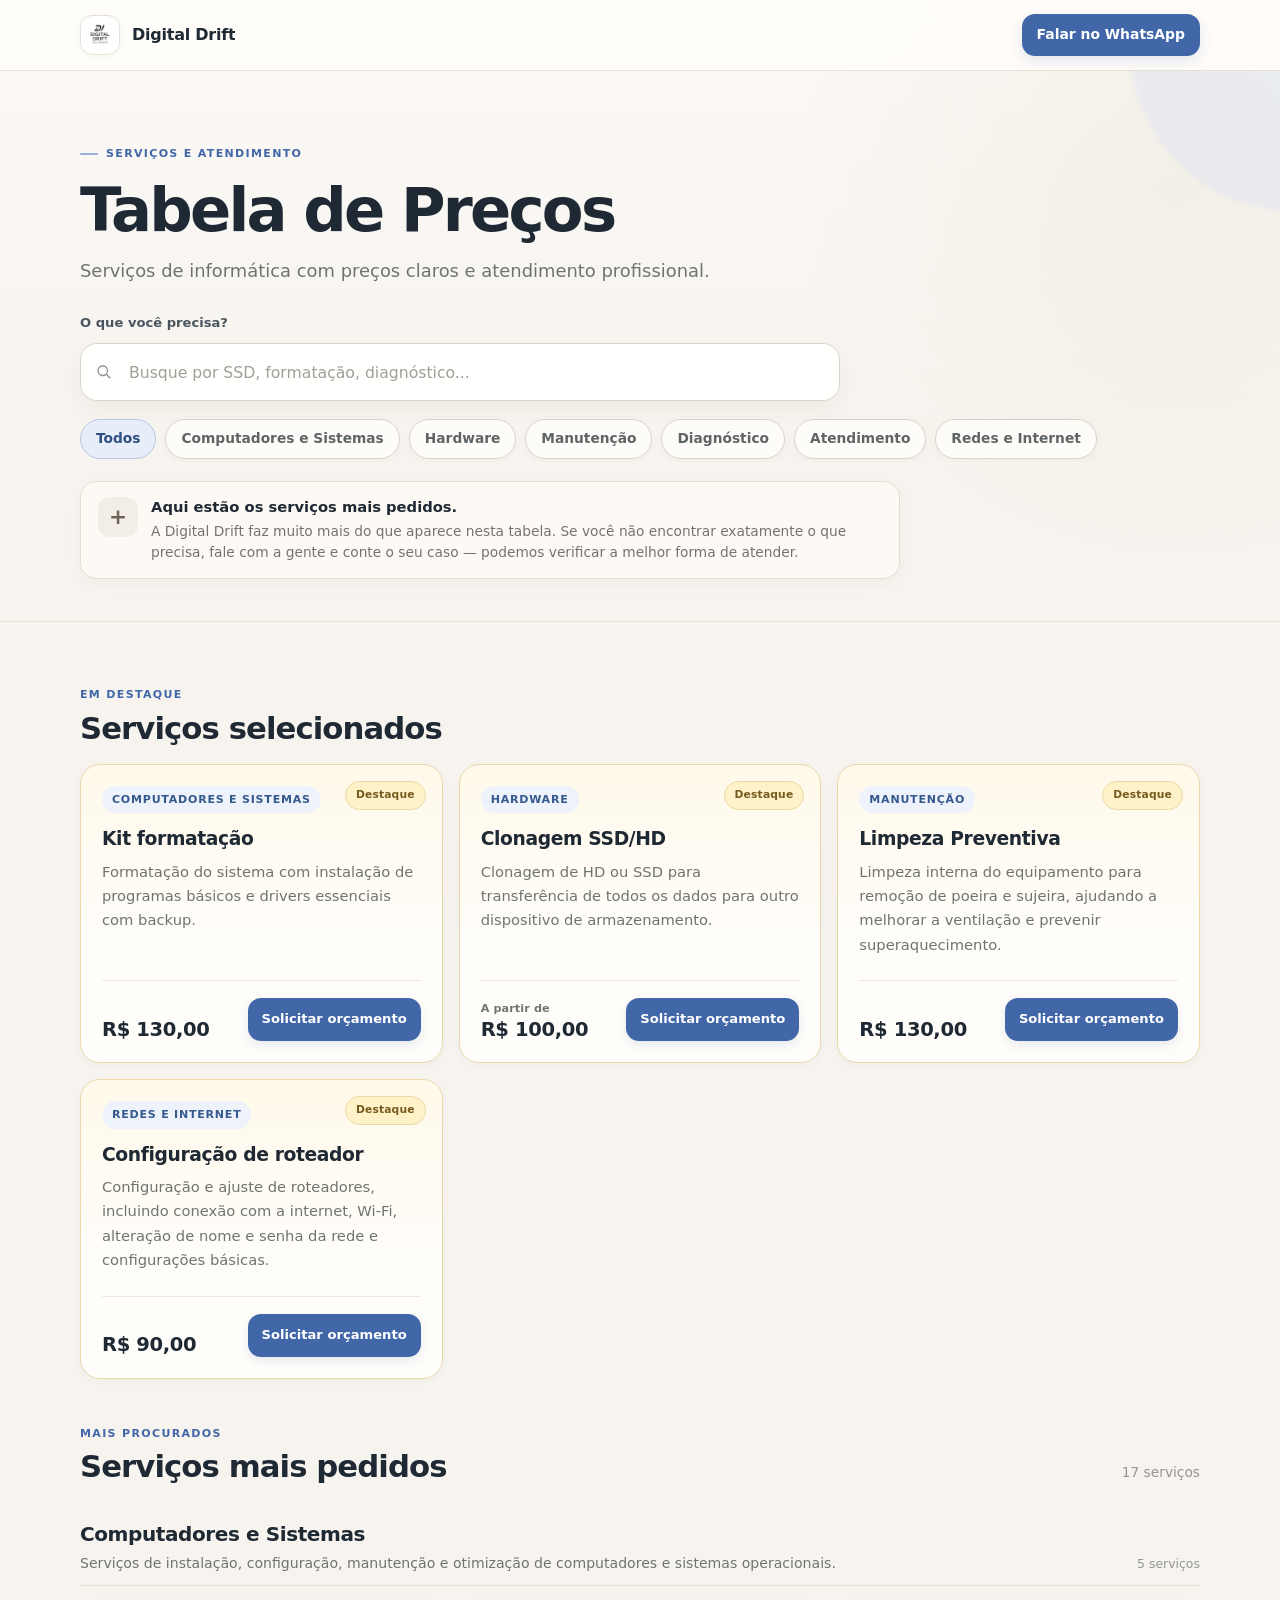
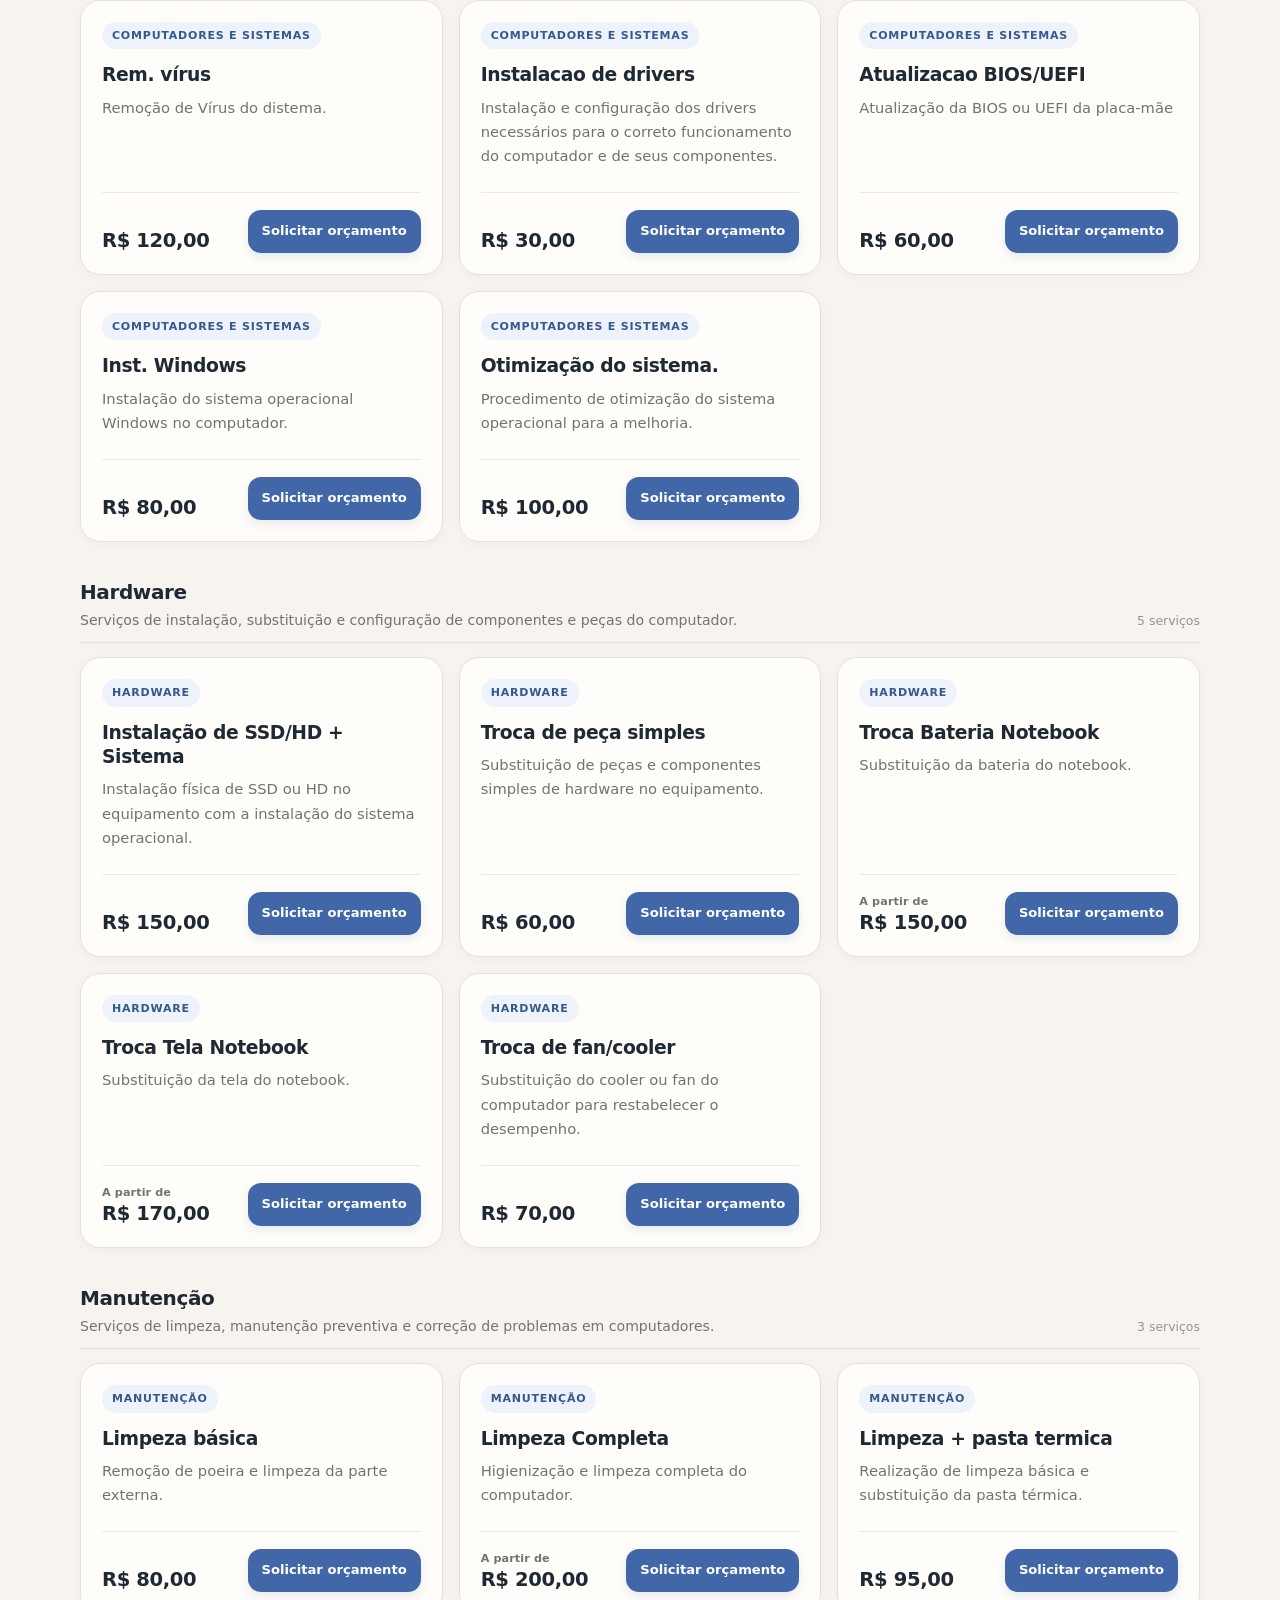
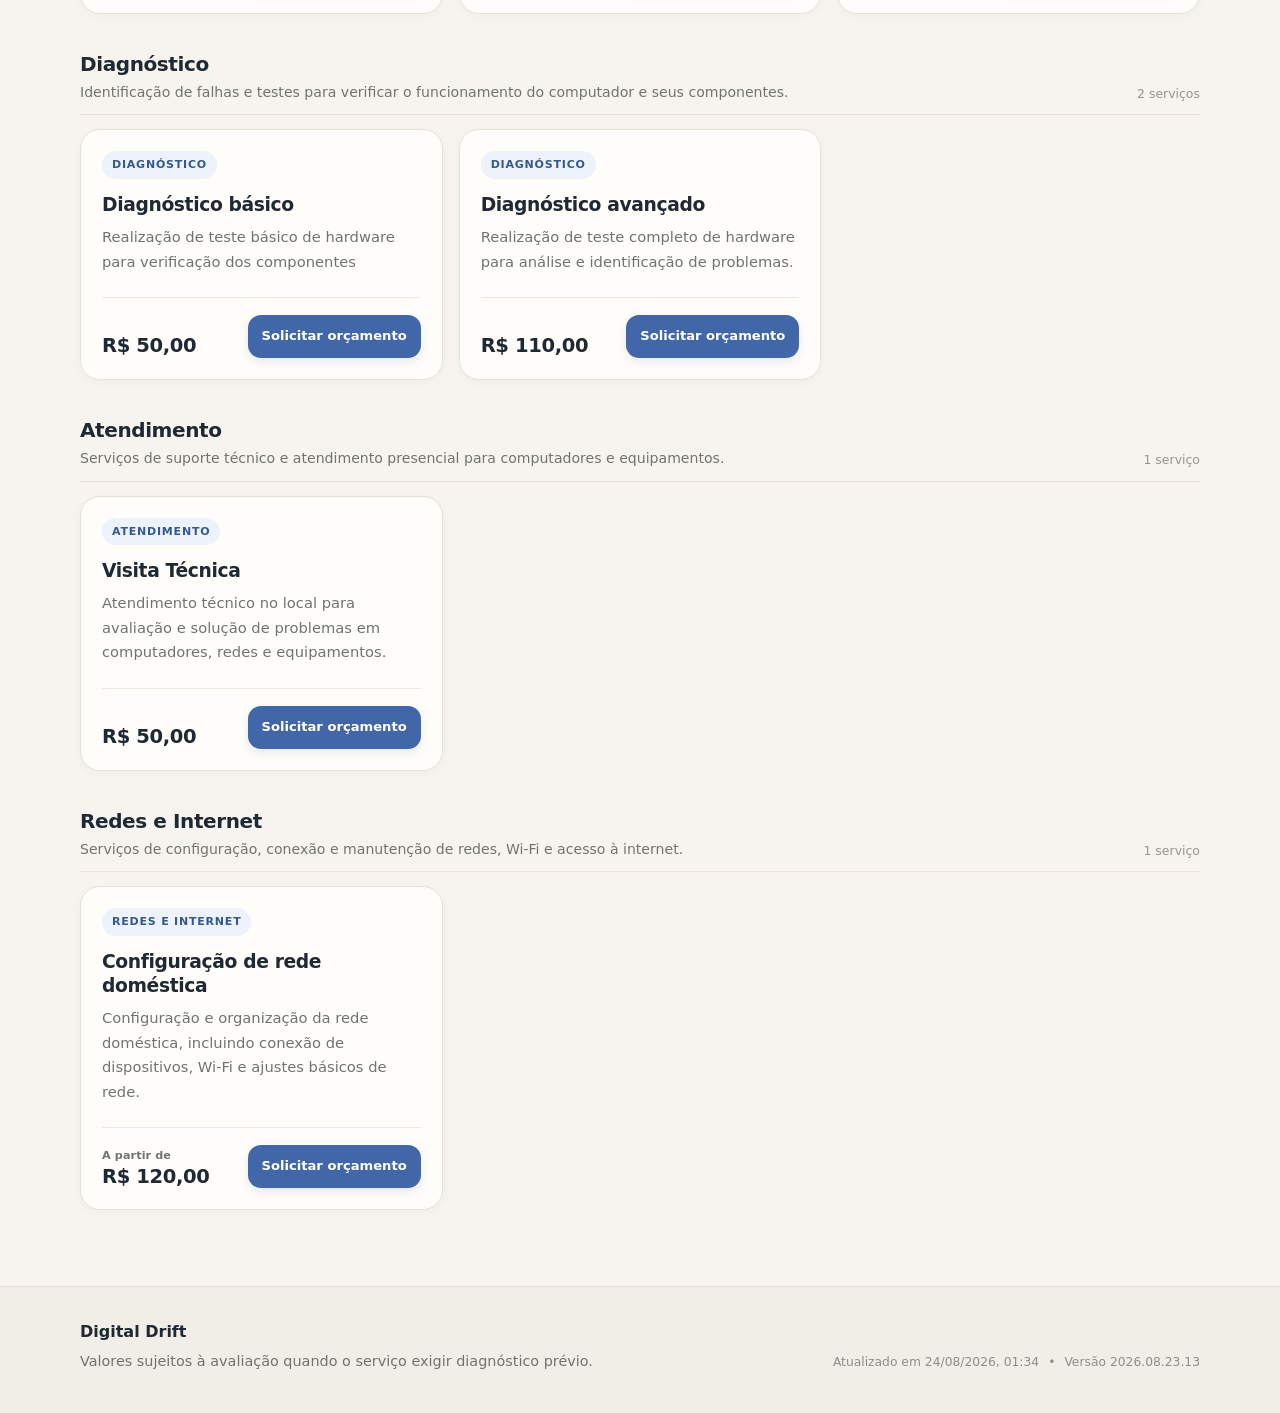
<file: servicos/index.html>
<!doctype html>
<html lang="pt-BR">
<head>
    <meta charset="utf-8">
    <meta name="viewport" content="width=device-width,initial-scale=1,viewport-fit=cover">
    <title>Tabela de Preços | Digital Drift</title>
    <meta name="description" content="Consulte serviços de informática, manutenção, instalação e suporte.">
    <meta name="theme-color" content="#ffffff">
    <meta property="og:type" content="website">
    <meta property="og:title" content="Tabela de Preços | Digital Drift">
    <meta property="og:description" content="Consulte serviços de informática, manutenção, instalação e suporte.">
    <meta property="og:url" content="https://mateus1810.github.io/servicos">
    <meta property="og:image" content="https://mateus1810.github.io/servicos/assets/img/logo.png">    <link rel="icon" href="assets/img/favicon.svg?v=2026.08.23.13" type="image/svg+xml">
    <style>/* MAPOS-CATALOGO-PUBLICO v1.0.10 - tema claro acolhedor + escopo do catálogo */
:root{
  --bg:#f7f4ef;
  --bg-soft:#fbf9f6;
  --surface:#fffdfa;
  --surface-plain:#ffffff;
  --surface-soft:#f5f1eb;
  --text:#2d3138;
  --text-strong:#1f2933;
  --muted:#6f746f;
  --muted-2:#92968f;
  --line:#e7e0d7;
  --line-strong:#dcd3c8;
  --accent:#4267a9;
  --accent-hover:#35578f;
  --accent-soft:#eef3fb;
  --accent-text:#35598e;
  --featured:#fff8e8;
  --featured-line:#ead8aa;
  --featured-text:#755b1d;
  --danger-soft:#fff5f3;
  --danger:#a63f36;
  --shadow-sm:0 2px 8px rgba(57,48,39,.035);
  --shadow:0 12px 30px rgba(57,48,39,.065);
  --shadow-hover:0 16px 36px rgba(57,48,39,.09);
  --radius:20px;
  --radius-sm:14px;
}

*{box-sizing:border-box}
[hidden]{display:none!important}
html{scroll-behavior:smooth;background:var(--bg)}
body{
  margin:0;
  min-height:100vh;
  background:
    radial-gradient(circle at 92% 4%,rgba(213,194,164,.16),transparent 24rem),
    linear-gradient(180deg,var(--bg-soft) 0,var(--bg) 460px,var(--bg) 100%);
  color:var(--text);
  font-family:Inter,ui-sans-serif,system-ui,-apple-system,BlinkMacSystemFont,"Segoe UI",sans-serif;
  line-height:1.58;
  -webkit-font-smoothing:antialiased;
}
button,input{font:inherit}
a{color:inherit}
.shell{width:min(1120px,calc(100% - 28px));margin-inline:auto}

.skip-link{position:absolute;left:-9999px;top:12px;background:var(--text-strong);color:#fff;padding:10px 14px;border-radius:12px;z-index:1000;text-decoration:none;font-weight:750}
.skip-link:focus{left:12px}
.preview-banner{background:#fff4cf;color:#735d22;text-align:center;padding:8px 16px;font-weight:700;font-size:.82rem;border-bottom:1px solid #ead79e}

.site-header{
  position:sticky;
  top:0;
  z-index:30;
  background:rgba(255,253,250,.9);
  backdrop-filter:blur(14px);
  -webkit-backdrop-filter:blur(14px);
  border-bottom:1px solid rgba(226,218,207,.82);
}
.header-inner{min-height:70px;display:flex;align-items:center;justify-content:space-between;gap:16px}
.brand{display:flex;align-items:center;gap:12px;min-width:0;font-weight:820;color:var(--text-strong);letter-spacing:-.015em}
.brand img{width:40px;height:40px;object-fit:contain;border-radius:12px;background:#fff;border:1px solid var(--line);padding:4px;box-shadow:var(--shadow-sm)}
.brand span{overflow:hidden;text-overflow:ellipsis;white-space:nowrap}
.header-cta{
  display:inline-flex;
  align-items:center;
  justify-content:center;
  min-height:42px;
  padding:9px 15px;
  border-radius:13px;
  background:var(--accent);
  color:#fff;
  text-decoration:none;
  font-size:.87rem;
  font-weight:780;
  box-shadow:0 5px 13px rgba(66,103,169,.14);
  transition:background .18s ease,transform .18s ease,box-shadow .18s ease;
}
.header-cta:hover,.header-cta:focus-visible{background:var(--accent-hover);transform:translateY(-1px);box-shadow:0 8px 18px rgba(66,103,169,.18);outline:none}

.hero{
  position:relative;
  overflow:hidden;
  padding:58px 0 38px;
  background:transparent;
  border-bottom:1px solid rgba(226,218,207,.72);
}
.hero:before{content:"";position:absolute;width:330px;height:330px;right:-180px;top:-190px;border-radius:50%;background:rgba(219,228,244,.48);filter:blur(2px);pointer-events:none}
.hero-content{position:relative;z-index:1}
.eyebrow,.section-kicker{display:inline-flex;align-items:center;gap:8px;text-transform:uppercase;letter-spacing:.12em;font-size:.69rem;font-weight:820;color:var(--accent)}
.eyebrow:before{content:"";width:18px;height:2px;border-radius:99px;background:#9ab0d6}
h1{max-width:760px;margin:.25em 0 .22em;color:var(--text-strong);font-size:clamp(2.2rem,7vw,3.8rem);line-height:1.06;letter-spacing:-.045em;font-weight:850}
.hero p{max-width:720px;margin:0;color:var(--muted);font-size:clamp(1rem,2.4vw,1.12rem);line-height:1.65}

.search-box{margin-top:28px;max-width:760px}
.search-box>label{display:block;margin-bottom:9px;color:#4b5560;font-size:.82rem;font-weight:760}
.search-control{
  min-height:58px;
  display:grid;
  grid-template-columns:46px 1fr 42px;
  align-items:center;
  background:rgba(255,255,255,.96);
  border:1px solid var(--line-strong);
  border-radius:17px;
  box-shadow:0 8px 22px rgba(57,48,39,.055);
  transition:border-color .18s ease,box-shadow .18s ease,transform .18s ease;
}
.search-control:focus-within{border-color:#9eb2d4;box-shadow:0 0 0 4px rgba(66,103,169,.07),0 9px 24px rgba(57,48,39,.06)}
.search-control input{height:56px;min-width:0;border:0;outline:0;background:transparent;color:var(--text-strong);font-size:.98rem}
.search-control input::placeholder{color:#a09f9b}
.search-control button{width:32px;height:32px;border:0;border-radius:10px;background:#f3f0eb;color:#777b78;font-size:1.2rem;line-height:1;cursor:pointer}
.search-control button:hover,.search-control button:focus-visible{background:#eae5de;color:#4d5357;outline:none}
.search-icon{width:20px;height:20px;display:block;margin:auto;color:#8b918f}

.category-filters{display:flex;gap:9px;overflow-x:auto;padding:18px 0 3px;scrollbar-width:none;overscroll-behavior-inline:contain}
.category-filters::-webkit-scrollbar{display:none}

.catalog-scope-note{
  max-width:820px;
  display:grid;
  grid-template-columns:40px minmax(0,1fr);
  gap:13px;
  align-items:start;
  margin-top:19px;
  padding:15px 17px;
  border:1px solid #e4dccf;
  border-radius:16px;
  background:rgba(255,253,249,.78);
  box-shadow:0 5px 16px rgba(57,48,39,.035);
}
.catalog-scope-icon{
  width:40px;
  height:40px;
  display:grid;
  place-items:center;
  border-radius:12px;
  background:#f2ede5;
  color:#6b6258;
  font-size:1.35rem;
  font-weight:650;
  line-height:1;
}
.catalog-scope-note strong{display:block;color:var(--text-strong);font-size:.92rem;line-height:1.35}
.catalog-scope-note p{max-width:none;margin:4px 0 0;color:#74736d;font-size:.86rem;line-height:1.55}
.filter-button{
  flex:0 0 auto;
  border:1px solid var(--line-strong);
  background:rgba(255,253,250,.9);
  color:#5f6566;
  border-radius:999px;
  padding:8px 15px;
  font-size:.86rem;
  font-weight:720;
  white-space:nowrap;
  cursor:pointer;
  box-shadow:var(--shadow-sm);
  transition:background .16s ease,border-color .16s ease,color .16s ease,transform .16s ease;
}
.filter-button:hover,.filter-button:focus-visible{border-color:#b2c0d8;color:var(--accent);transform:translateY(-1px);outline:none}
.filter-button.active{background:#e7eef9;color:#304f82;border-color:#b8c8e1;box-shadow:none}

.catalog-main{padding-top:34px;padding-bottom:76px}
.loading-state,.error-state,.empty-state{min-height:210px;display:flex;flex-direction:column;align-items:center;justify-content:center;text-align:center;gap:11px;color:var(--muted)}
.spinner{width:34px;height:34px;border:3px solid #e4ded6;border-top-color:var(--accent);border-radius:50%;animation:spin .8s linear infinite}
@keyframes spin{to{transform:rotate(360deg)}}
.error-state{max-width:680px;margin:0 auto;background:var(--danger-soft);border:1px solid #edcbc6;border-radius:var(--radius);padding:28px}
.error-state strong{color:var(--danger)}
.empty-state h2{margin:0;color:var(--text-strong);font-size:1.35rem}
.empty-state p{margin:0;max-width:440px}
.empty-icon{display:grid;place-items:center;width:52px;height:52px;border-radius:50%;background:#eee9e2;color:#777c7b;font-size:1.75rem}
.empty-state button{border:1px solid var(--line-strong);background:var(--surface);color:#4f5659;border-radius:12px;padding:10px 15px;cursor:pointer;font-weight:720;box-shadow:var(--shadow-sm)}

.section-heading{display:flex;align-items:flex-end;justify-content:space-between;gap:20px;margin:14px 0 18px}
.section-heading h2{margin:4px 0 0;color:var(--text-strong);font-size:clamp(1.45rem,4vw,1.92rem);line-height:1.18;letter-spacing:-.03em;font-weight:820}
.result-count{color:var(--muted-2);font-size:.86rem;white-space:nowrap}
.featured-section{margin-bottom:40px}
.service-grid{display:grid;grid-template-columns:1fr;gap:16px}

.service-card{
  position:relative;
  min-width:0;
  display:flex;
  flex-direction:column;
  min-height:230px;
  padding:21px;
  overflow:hidden;
  border:1px solid var(--line);
  border-radius:var(--radius);
  background:rgba(255,253,250,.96);
  box-shadow:var(--shadow-sm);
  transition:border-color .18s ease,box-shadow .18s ease,transform .18s ease;
}
.service-card:hover{border-color:#d4c9bc;box-shadow:var(--shadow-hover);transform:translateY(-2px)}
.service-card.featured{background:linear-gradient(180deg,#fff9ea 0%,#fffdfa 58%);border-color:var(--featured-line)}
.service-card.featured:before{content:"Destaque";position:absolute;right:16px;top:16px;padding:5px 10px;border-radius:999px;background:#fff2c9;border:1px solid #ead8a5;color:var(--featured-text);font-size:.67rem;font-weight:800;letter-spacing:.015em}
.service-card-top{display:flex;align-items:center;justify-content:space-between;gap:10px;min-height:25px;padding-right:76px}
.service-card:not(.featured) .service-card-top{padding-right:0}
.service-card .category{display:inline-flex;align-items:center;max-width:100%;padding:5px 10px;border-radius:999px;background:var(--accent-soft);color:var(--accent-text);font-size:.69rem;text-transform:uppercase;letter-spacing:.07em;font-weight:800;overflow:hidden;text-overflow:ellipsis;white-space:nowrap}
.service-card h3{margin:14px 0 8px;color:var(--text-strong);font-size:1.17rem;line-height:1.3;letter-spacing:-.02em;font-weight:810}
.service-card .service-description{margin:0;color:var(--muted);font-size:.92rem;line-height:1.66;flex:1}
.service-card-footer{min-width:0;display:flex;align-items:flex-end;justify-content:space-between;gap:14px;margin-top:23px;padding-top:17px;border-top:1px solid #eee8e0}
.service-card-footer .price{max-width:52%}
.price{min-width:0;color:var(--text-strong);font-weight:850;font-size:1.22rem;line-height:1.16;letter-spacing:-.018em}
.price small{display:block;margin-bottom:4px;color:var(--muted);font-size:.7rem;font-weight:720;letter-spacing:.01em}
.price.price-quote{font-size:1rem;color:#4f5659;letter-spacing:0}
.quote-button{
  flex:0 0 auto;
  display:inline-flex;
  align-items:center;
  justify-content:center;
  min-height:43px;
  border:0;
  border-radius:13px;
  padding:10px 14px;
  background:var(--accent);
  color:#fff;
  text-decoration:none;
  font-size:.82rem;
  font-weight:790;
  white-space:nowrap;
  box-shadow:0 4px 10px rgba(66,103,169,.13);
  transition:background .16s ease,transform .16s ease,box-shadow .16s ease;
}
.quote-button:hover,.quote-button:focus-visible{background:var(--accent-hover);transform:translateY(-1px);box-shadow:0 7px 15px rgba(66,103,169,.17);outline:none}
.quote-button.disabled{background:#e8e3dc;color:#9b9c97;box-shadow:none;pointer-events:none}

.category-block{margin-top:38px}
.category-title{display:flex;align-items:flex-end;justify-content:space-between;gap:16px;margin-bottom:14px;padding-bottom:11px;border-bottom:1px solid var(--line)}
.category-title-copy{min-width:0}
.category-title h3{margin:0;color:var(--text-strong);font-size:1.25rem;line-height:1.22;letter-spacing:-.02em;font-weight:810}
.category-title p{margin:5px 0 0;color:var(--muted);font-size:.88rem;max-width:760px}
.category-title>span{flex:0 0 auto;color:var(--muted-2);font-size:.78rem;white-space:nowrap}

.site-footer{border-top:1px solid var(--line);background:#f1ede7}
.footer-inner{padding:32px 0 40px;display:flex;flex-direction:column;gap:20px}
.footer-inner strong{color:var(--text-strong);font-size:1rem}
.footer-inner p{max-width:700px;margin:.35rem 0 0;color:var(--muted);font-size:.9rem}
.footer-meta{display:flex;gap:9px;flex-wrap:wrap;color:#8c8f8b;font-size:.77rem}
.footer-meta span+span:before{content:"•";margin-right:9px}
.status-note{font-size:.78rem;color:var(--muted-2);margin-top:8px}

@media(max-width:430px){
  .shell{width:min(100% - 22px,1120px)}
  .header-inner{min-height:64px}
  .brand img{width:35px;height:35px}
  .header-cta{padding:8px 11px;font-size:.77rem}
  .hero{padding:42px 0 30px}
  h1{font-size:2.35rem}
  .hero p{font-size:.98rem}
  .search-box{margin-top:23px}
  .catalog-scope-note{grid-template-columns:36px minmax(0,1fr);gap:11px;padding:13px 14px;margin-top:16px}
  .catalog-scope-icon{width:36px;height:36px;border-radius:11px}
  .search-control{min-height:55px;grid-template-columns:43px 1fr 40px}
  .search-control input{height:53px;font-size:.95rem}
  .service-card{padding:18px;min-height:0}
  .service-card-footer{align-items:stretch;flex-direction:column}
  .service-card-footer .price{max-width:none}
  .quote-button{width:100%}
  .price{font-size:1.18rem}
  .category-title{align-items:flex-start}
  .category-title>span{padding-top:3px}
}

@media(max-width:679px){
  .section-heading{align-items:flex-start;flex-direction:column;gap:7px}
  .result-count{white-space:normal}
  .featured-grid{grid-template-columns:1fr}
}

@media(min-width:680px){
  .shell{width:min(1120px,calc(100% - 48px))}
  .hero{padding:66px 0 42px}
  .service-grid{grid-template-columns:repeat(2,minmax(0,1fr))}
  .footer-inner{flex-direction:row;justify-content:space-between;align-items:flex-end}
  .footer-meta{justify-content:flex-end}
}

@media(min-width:680px) and (max-width:999px){
  .service-card-footer{align-items:stretch;flex-direction:column}
  .service-card-footer .price{max-width:none}
  .quote-button{width:100%}
}

@media(min-width:1000px){
  .service-grid{grid-template-columns:repeat(3,minmax(0,1fr))}
  .featured-grid{grid-template-columns:repeat(3,minmax(0,1fr))}
  .catalog-main{padding-top:44px}
}

@media(prefers-reduced-motion:reduce){*{scroll-behavior:auto!important;animation:none!important;transition:none!important}}
</style>
</head>
<body>
    <a class="skip-link" href="#servicos">Ir para os serviços</a>
        <header class="site-header">
        <div class="shell header-inner">
            <div class="brand">
                <img src="assets/img/logo.png?v=2026.08.23.13" alt="Logo Digital Drift">                <span>Digital Drift</span>
            </div>
            <a class="header-cta" id="header-whatsapp" href="#" hidden>Falar no WhatsApp</a>
        </div>
    </header>

    <main>
        <section class="hero">
            <div class="shell hero-content">
                <span class="eyebrow">Serviços e atendimento</span>
                <h1>Tabela de Preços</h1>
                <p>Serviços de informática com preços claros e atendimento profissional.</p>
                <div class="search-box">
                    <label for="service-search">O que você precisa?</label>
                    <div class="search-control">
                        <svg class="search-icon" viewBox="0 0 24 24" aria-hidden="true"><path fill="currentColor" d="M10.5 4a6.5 6.5 0 1 0 3.99 11.63l4.44 4.44 1.14-1.14-4.44-4.44A6.5 6.5 0 0 0 10.5 4m0 1.6a4.9 4.9 0 1 1 0 9.8 4.9 4.9 0 0 1 0-9.8"/></svg>
                        <input id="service-search" type="search" autocomplete="off" placeholder="Busque por SSD, formatação, diagnóstico...">
                        <button id="clear-search" type="button" aria-label="Limpar pesquisa" hidden>×</button>
                    </div>
                </div>
                <div class="category-filters" id="category-filters" aria-label="Filtrar por categoria"></div>

                <aside class="catalog-scope-note" aria-label="Sobre os serviços desta tabela">
                    <span class="catalog-scope-icon" aria-hidden="true">+</span>
                    <div>
                        <strong>Aqui estão os serviços mais pedidos.</strong>
                        <p>A Digital Drift faz muito mais do que aparece nesta tabela. Se você não encontrar exatamente o que precisa, fale com a gente e conte o seu caso — podemos verificar a melhor forma de atender.</p>
                    </div>
                </aside>
            </div>
        </section>

        <div class="shell catalog-main" id="servicos">
            <div class="loading-state" id="loading-state" role="status"><span class="spinner"></span><span>Carregando serviços...</span></div>
            <div class="error-state" id="error-state" hidden><strong>Não foi possível carregar a tabela de preços.</strong><span id="error-detail">Atualize a página e tente novamente.</span></div>
            <section id="featured-section" class="featured-section" hidden><div class="section-heading"><div><span class="section-kicker">Em destaque</span><h2>Serviços selecionados</h2></div></div><div class="service-grid featured-grid" id="featured-grid"></div></section>
            <section class="services-section" id="services-section" hidden><div class="section-heading"><div><span class="section-kicker">Mais procurados</span><h2>Serviços mais pedidos</h2></div><span class="result-count" id="result-count" aria-live="polite"></span></div><div id="category-sections"></div></section>
            <div class="empty-state" id="empty-state" hidden><div class="empty-icon">×</div><h2>Não encontrou na tabela?</h2><p>Sem problema. Esta página reúne os serviços mais pedidos, mas fazemos outros tipos de atendimento também. Tente outro termo ou fale com a gente e explique o que precisa.</p><button type="button" id="reset-filters">Ver os mais pedidos</button></div>
        </div>
    </main>

    <footer class="site-footer"><div class="shell footer-inner"><div><strong>Digital Drift</strong><p id="footer-text">Valores sujeitos à avaliação quando o serviço exigir diagnóstico prévio.</p></div><div class="footer-meta"><span id="catalog-updated"></span><span>Versão 2026.08.23.13</span></div></div></footer>

    <script>
        window.CATALOGO_CONFIG = {
            dataUrl: "data/precos-2026.08.23.13.json?v=2026.08.23.13",
            embeddedData: {"version":"2026.08.23.13","updated_at":"2026-08-23T22:34:26-03:00","settings":{"company_name":"Digital Drift","whatsapp":"5533984024108","header_text":"Serviços de informática com preços claros e atendimento profissional.","footer_text":"Valores sujeitos à avaliação quando o serviço exigir diagnóstico prévio.","public_url":"https://mateus1810.github.io/servicos"},"categories":[{"id":1,"name":"Computadores e Sistemas","description":"Serviços de instalação, configuração, manutenção e otimização de computadores e sistemas operacionais.","order":10},{"id":2,"name":"Hardware","description":"Serviços de instalação, substituição e configuração de componentes e peças do computador.","order":20},{"id":4,"name":"Manutenção","description":"Serviços de limpeza, manutenção preventiva e correção de problemas em computadores.","order":40},{"id":5,"name":"Diagnóstico","description":"Identificação de falhas e testes para verificar o funcionamento do computador e seus componentes.","order":50},{"id":7,"name":"Atendimento","description":"Serviços de suporte técnico e atendimento presencial para computadores e equipamentos.","order":70},{"id":8,"name":"Redes e Internet","description":"Serviços de configuração, conexão e manutenção de redes, Wi-Fi e acesso à internet.","order":80}],"services":[{"id":1,"name":"Kit formatação","description":"Formatação do sistema com instalação de programas básicos e drivers essenciais com backup.","price":130,"price_type":"fixo","price_label":"R$ 130,00","category_id":1,"featured":true,"order":10},{"id":6,"name":"Rem. vírus","description":"Remoção de Vírus do distema.","price":120,"price_type":"fixo","price_label":"R$ 120,00","category_id":1,"featured":false,"order":30},{"id":7,"name":"Instalacao de drivers","description":"Instalação e configuração dos drivers necessários para o correto funcionamento do computador e de seus componentes.","price":30,"price_type":"fixo","price_label":"R$ 30,00","category_id":1,"featured":false,"order":40},{"id":8,"name":"Atualizacao BIOS/UEFI","description":"Atualização da BIOS ou UEFI da placa-mãe","price":60,"price_type":"fixo","price_label":"R$ 60,00","category_id":1,"featured":false,"order":50},{"id":9,"name":"Inst. Windows","description":"Instalação do sistema operacional Windows no computador.","price":80,"price_type":"fixo","price_label":"R$ 80,00","category_id":1,"featured":false,"order":60},{"id":10,"name":"Otimização do sistema.","description":"Procedimento de otimização do sistema operacional para a melhoria.","price":100,"price_type":"fixo","price_label":"R$ 100,00","category_id":1,"featured":false,"order":70},{"id":3,"name":"Clonagem SSD/HD","description":"Clonagem de HD ou SSD para transferência de todos os dados para outro dispositivo de armazenamento.","price":100,"price_type":"a_partir","price_label":"A partir de R$ 100,00","category_id":2,"featured":true,"order":20},{"id":11,"name":"Instalação de SSD/HD + Sistema","description":"Instalação física de SSD ou HD no equipamento com a instalação do sistema operacional.","price":150,"price_type":"fixo","price_label":"R$ 150,00","category_id":2,"featured":false,"order":30},{"id":12,"name":"Troca de peça simples","description":"Substituição de peças e componentes simples de hardware no equipamento.","price":60,"price_type":"fixo","price_label":"R$ 60,00","category_id":2,"featured":false,"order":40},{"id":13,"name":"Troca Bateria Notebook","description":"Substituição da bateria do notebook.","price":150,"price_type":"a_partir","price_label":"A partir de R$ 150,00","category_id":2,"featured":false,"order":50},{"id":14,"name":"Troca Tela Notebook","description":"Substituição da tela do notebook.","price":170,"price_type":"a_partir","price_label":"A partir de R$ 170,00","category_id":2,"featured":false,"order":60},{"id":15,"name":"Troca de fan/cooler","description":"Substituição do cooler ou fan do computador para restabelecer o desempenho.","price":70,"price_type":"fixo","price_label":"R$ 70,00","category_id":2,"featured":false,"order":70},{"id":4,"name":"Limpeza Preventiva","description":"Limpeza interna do equipamento para remoção de poeira e sujeira, ajudando a melhorar a ventilação e prevenir superaquecimento.","price":130,"price_type":"fixo","price_label":"R$ 130,00","category_id":4,"featured":true,"order":20},{"id":16,"name":"Limpeza básica","description":"Remoção de poeira e limpeza da parte externa.","price":80,"price_type":"fixo","price_label":"R$ 80,00","category_id":4,"featured":false,"order":30},{"id":17,"name":"Limpeza Completa","description":"Higienização e limpeza completa do computador.","price":200,"price_type":"a_partir","price_label":"A partir de R$ 200,00","category_id":4,"featured":false,"order":40},{"id":18,"name":"Limpeza + pasta termica","description":"Realização de limpeza básica e substituição da pasta térmica.","price":95,"price_type":"fixo","price_label":"R$ 95,00","category_id":4,"featured":false,"order":50},{"id":19,"name":"Diagnóstico básico","description":"Realização de teste básico de hardware para verificação dos componentes","price":50,"price_type":"fixo","price_label":"R$ 50,00","category_id":5,"featured":false,"order":10},{"id":20,"name":"Diagnóstico avançado","description":"Realização de teste completo de hardware para análise e identificação de problemas.","price":110,"price_type":"fixo","price_label":"R$ 110,00","category_id":5,"featured":false,"order":20},{"id":22,"name":"Visita Técnica","description":"Atendimento técnico no local para avaliação e solução de problemas em computadores, redes e equipamentos.","price":50,"price_type":"fixo","price_label":"R$ 50,00","category_id":7,"featured":false,"order":10},{"id":5,"name":"Configuração de roteador","description":"Configuração e ajuste de roteadores, incluindo conexão com a internet, Wi-Fi, alteração de nome e senha da rede e configurações básicas.","price":90,"price_type":"fixo","price_label":"R$ 90,00","category_id":8,"featured":true,"order":10},{"id":21,"name":"Configuração de rede doméstica","description":"Configuração e organização da rede doméstica, incluindo conexão de dispositivos, Wi-Fi e ajustes básicos de rede.","price":120,"price_type":"a_partir","price_label":"A partir de R$ 120,00","category_id":8,"featured":false,"order":20}]},
            previewData: null        };
    </script>
    <script>/* MAPOS-CATALOGO-PUBLICO v1.0.8 - render imediato + revalidacao segura */
(function(){
'use strict';
var cfg=window.CATALOGO_CONFIG||{},data=null,query='',category='all';
var el={
  loading:document.getElementById('loading-state'),error:document.getElementById('error-state'),errorDetail:document.getElementById('error-detail'),
  featuredSection:document.getElementById('featured-section'),featuredGrid:document.getElementById('featured-grid'),
  servicesSection:document.getElementById('services-section'),categorySections:document.getElementById('category-sections'),
  filters:document.getElementById('category-filters'),search:document.getElementById('service-search'),clear:document.getElementById('clear-search'),
  empty:document.getElementById('empty-state'),reset:document.getElementById('reset-filters'),count:document.getElementById('result-count'),
  updated:document.getElementById('catalog-updated'),headerWhats:document.getElementById('header-whatsapp'),footer:document.getElementById('footer-text')
};
function hide(node){if(node)node.hidden=true}
function show(node){if(node)node.hidden=false}
function normalize(v){
  var s=(v||'').toString();
  try{s=s.normalize('NFD').replace(/[\u0300-\u036f]/g,'')}catch(e){}
  return s.toLowerCase();
}
function validPayload(payload){return !!payload&&Array.isArray(payload.categories)&&Array.isArray(payload.services)}
function categoryObj(id){return(data.categories||[]).find(function(x){return String(x.id)===String(id)})||null}
function categoryName(id){var c=categoryObj(id);return c?c.name:'Outros'}
function visibleServices(){
  var q=normalize(query);
  return(data.services||[]).filter(function(s){
    if(category!=='all'&&String(s.category_id)!==String(category))return false;
    if(!q)return true;
    return normalize((s.name||'')+' '+(s.description||'')+' '+categoryName(s.category_id)).indexOf(q)!==-1;
  });
}
function waUrl(service){
  var phone=((data.settings||{}).whatsapp||'').replace(/\D/g,'');
  if(!phone)return'';
  var msg='Olá! Gostaria de solicitar um orçamento para o serviço de '+service.name+'.';
  return'https://wa.me/'+phone+'?text='+encodeURIComponent(msg);
}
function money(value){
  try{return new Intl.NumberFormat('pt-BR',{style:'currency',currency:'BRL'}).format(Number(value)||0)}
  catch(e){return'R$ '+(Number(value)||0).toFixed(2).replace('.',',')}
}
function priceBlock(service){
  var box=document.createElement('div');box.className='price';
  if(service.price_type==='orcamento'){box.className+=' price-quote';box.textContent='Sob orçamento';return box}
  if(service.price_type==='a_partir'){var small=document.createElement('small');small.textContent='A partir de';box.appendChild(small)}
  box.appendChild(document.createTextNode(money(service.price)));return box;
}
function card(service,featured){
  var article=document.createElement('article');article.className='service-card'+(featured?' featured':'');article.id='servico-'+service.id;
  var top=document.createElement('div');top.className='service-card-top';
  var cat=document.createElement('span');cat.className='category';cat.textContent=categoryName(service.category_id);top.appendChild(cat);
  var h=document.createElement('h3');h.textContent=service.name||'Serviço';
  var p=document.createElement('p');p.className='service-description';p.textContent=service.description||'Consulte detalhes e disponibilidade para este serviço.';
  var foot=document.createElement('div');foot.className='service-card-footer';
  var price=priceBlock(service),a=document.createElement('a'),url=waUrl(service);a.className='quote-button';a.textContent='Solicitar orçamento';
  if(url){a.href=url;a.target='_blank';a.rel='noopener noreferrer'}else{a.href='#';a.className+=' disabled';a.setAttribute('aria-disabled','true');a.addEventListener('click',function(ev){ev.preventDefault()})}
  foot.appendChild(price);foot.appendChild(a);article.appendChild(top);article.appendChild(h);article.appendChild(p);article.appendChild(foot);return article;
}
function filterButton(label,id){
  var b=document.createElement('button');b.type='button';b.className='filter-button'+(String(category)===String(id)?' active':'');
  b.textContent=label;b.setAttribute('aria-pressed',String(String(category)===String(id)));
  b.addEventListener('click',function(){category=id;render()});return b;
}
function renderFilters(){
  if(!el.filters)return;el.filters.textContent='';el.filters.appendChild(filterButton('Todos','all'));
  (data.categories||[]).forEach(function(c){el.filters.appendChild(filterButton(c.name,c.id))});
}
function safeHashScroll(){
  if(!location.hash)return;
  try{var target=document.querySelector(location.hash);if(target)setTimeout(function(){target.scrollIntoView({behavior:'smooth',block:'center'})},80)}catch(e){}
}
function render(){
  if(!data)return;
  renderFilters();
  var services=visibleServices();
  if(el.featuredGrid)el.featuredGrid.textContent='';
  if(el.categorySections)el.categorySections.textContent='';
  var featured=services.filter(function(s){return !!s.featured});
  featured.forEach(function(s){el.featuredGrid.appendChild(card(s,true))});
  if(featured.length)show(el.featuredSection);else hide(el.featuredSection);

  var regular=services.filter(function(s){return !s.featured});
  var grouped={};
  regular.forEach(function(s){var k=String(s.category_id);(grouped[k]=grouped[k]||[]).push(s)});
  (data.categories||[]).forEach(function(c){
    var list=grouped[String(c.id)]||[];if(!list.length)return;
    var section=document.createElement('section');section.className='category-block';section.dataset.categoryId=String(c.id);
    var head=document.createElement('div');head.className='category-title';
    var copy=document.createElement('div');copy.className='category-title-copy';
    var h=document.createElement('h3');h.textContent=c.name;copy.appendChild(h);
    if(c.description){var desc=document.createElement('p');desc.textContent=c.description;copy.appendChild(desc)}
    var n=document.createElement('span');n.textContent=list.length+' '+(list.length===1?'serviço':'serviços');head.appendChild(copy);head.appendChild(n);
    var grid=document.createElement('div');grid.className='service-grid';list.forEach(function(s){grid.appendChild(card(s,false))});
    section.appendChild(head);section.appendChild(grid);el.categorySections.appendChild(section);
  });
  if(el.count)el.count.textContent=regular.length+' '+(regular.length===1?'serviço':'serviços');
  if(regular.length)show(el.servicesSection);else hide(el.servicesSection);
  if(services.length)hide(el.empty);else show(el.empty);
  if(el.clear)el.clear.hidden=!query;
  safeHashScroll();
}
function applyMeta(){
  if(el.updated&&data.updated_at){
    try{el.updated.textContent='Atualizado em '+new Intl.DateTimeFormat('pt-BR',{dateStyle:'short',timeStyle:'short'}).format(new Date(data.updated_at))}
    catch(e){el.updated.textContent='Atualizado recentemente'}
  }
  if(el.footer&&(data.settings||{}).footer_text)el.footer.textContent=data.settings.footer_text;
  var phone=((data.settings||{}).whatsapp||'').replace(/\D/g,'');
  if(phone&&el.headerWhats){show(el.headerWhats);el.headerWhats.href='https://wa.me/'+phone+'?text='+encodeURIComponent('Olá! Gostaria de informações sobre os serviços.');el.headerWhats.target='_blank';el.headerWhats.rel='noopener noreferrer'}
  else hide(el.headerWhats);
}
function start(payload){
  if(!validPayload(payload))throw new Error('Dados públicos inválidos.');
  data=payload;hide(el.loading);hide(el.error);applyMeta();render();
}
function fail(message){
  hide(el.loading);hide(el.featuredSection);hide(el.servicesSection);hide(el.empty);show(el.error);
  if(el.errorDetail&&message)el.errorDetail.textContent=message;
}
function refreshFromJson(){
  if(!cfg.dataUrl||typeof fetch!=='function')return;
  var controller=typeof AbortController==='function'?new AbortController():null;
  var timer=controller?setTimeout(function(){controller.abort()},8000):null;
  var options={cache:'no-store',headers:{Accept:'application/json'}};if(controller)options.signal=controller.signal;
  fetch(cfg.dataUrl,options).then(function(r){if(!r.ok)throw new Error('HTTP '+r.status);return r.json()}).then(function(payload){
    if(!validPayload(payload))throw new Error('JSON inválido');
    if(!data||String(payload.version||'')!==String(data.version||''))start(payload);
  }).catch(function(){if(!data)fail('Não foi possível carregar os dados publicados.')}).finally(function(){if(timer)clearTimeout(timer)});
}
if(el.search)el.search.addEventListener('input',function(){query=this.value;render()});
if(el.clear)el.clear.addEventListener('click',function(){query='';if(el.search){el.search.value='';el.search.focus()}render()});
if(el.reset)el.reset.addEventListener('click',function(){query='';category='all';if(el.search)el.search.value='';render()});
try{
  if(validPayload(cfg.embeddedData||cfg.previewData)){start(cfg.embeddedData||cfg.previewData);refreshFromJson()}
  else if(cfg.dataUrl){refreshFromJson()}
  else{fail('Nenhum dado público foi encontrado.')}
}catch(e){fail('Não foi possível montar o catálogo. Atualize a página e tente novamente.')}
})();
</script>
</body>
</html>
</file>
